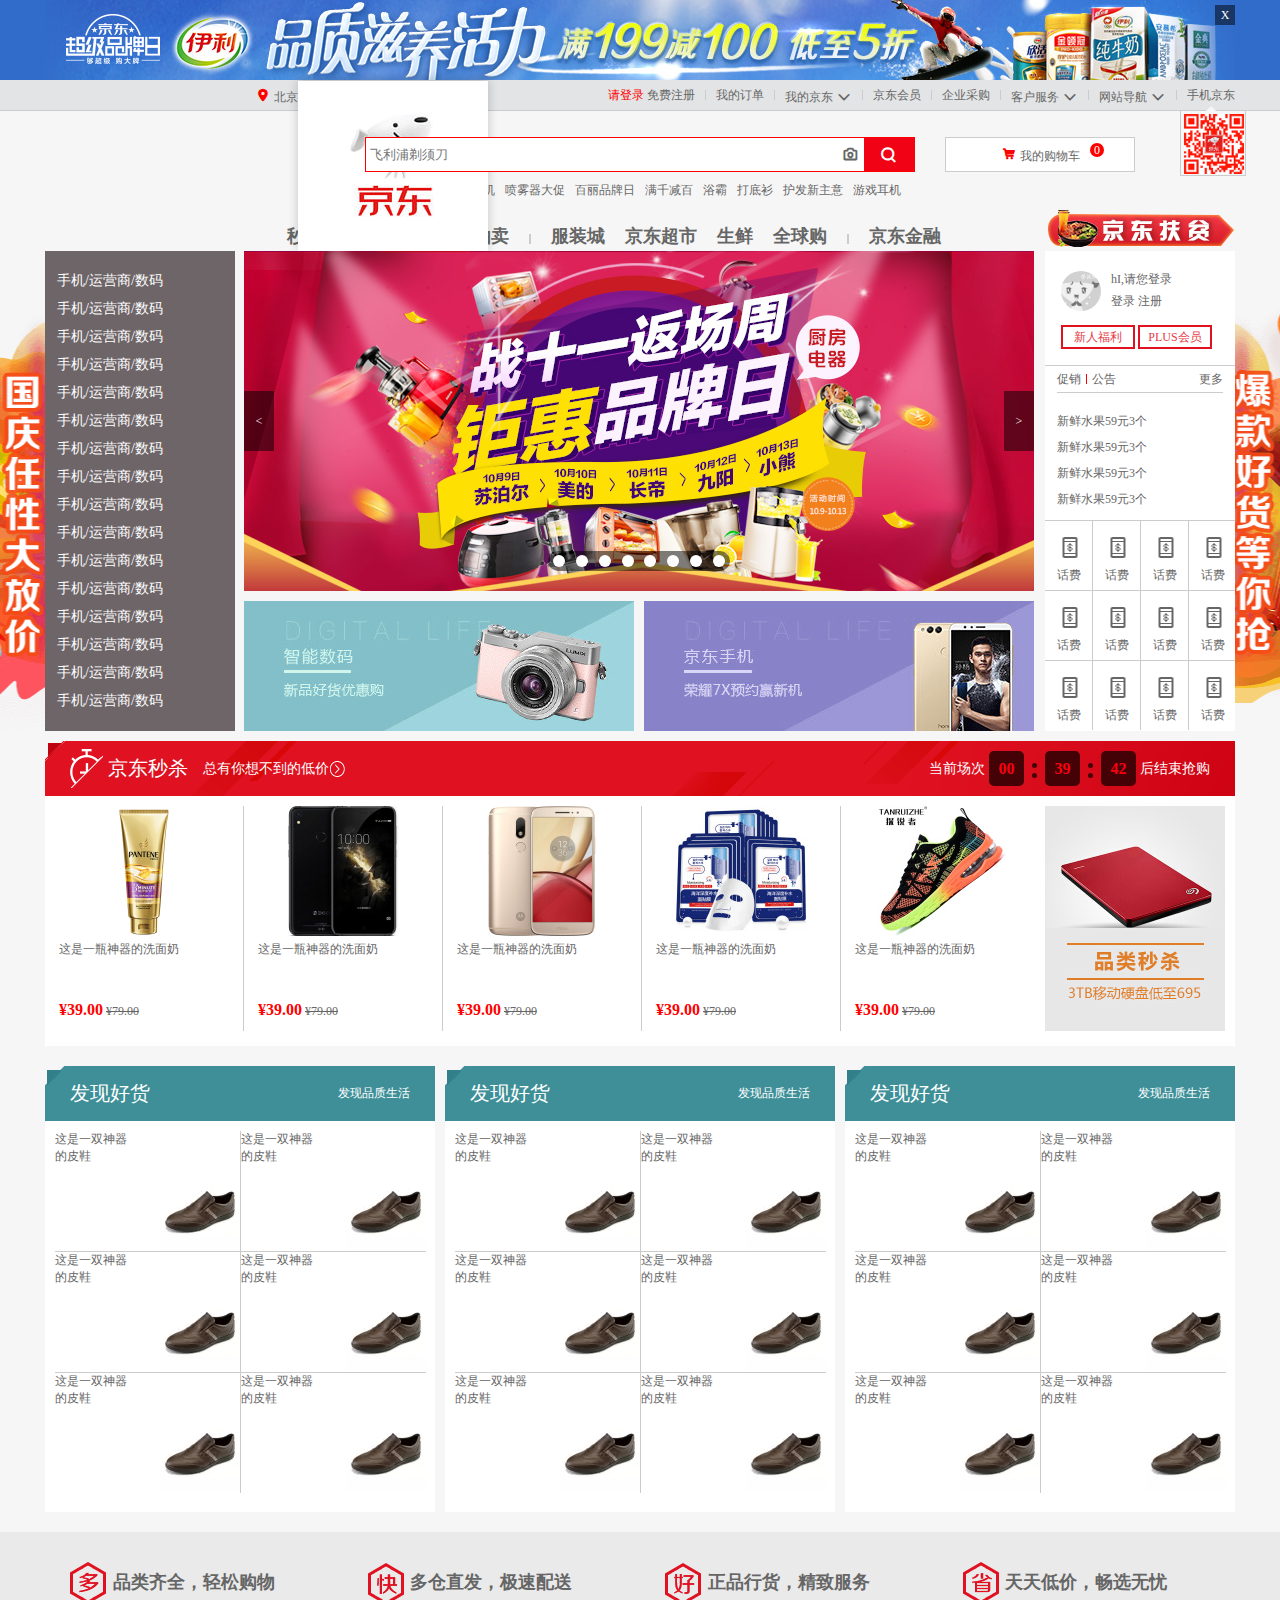
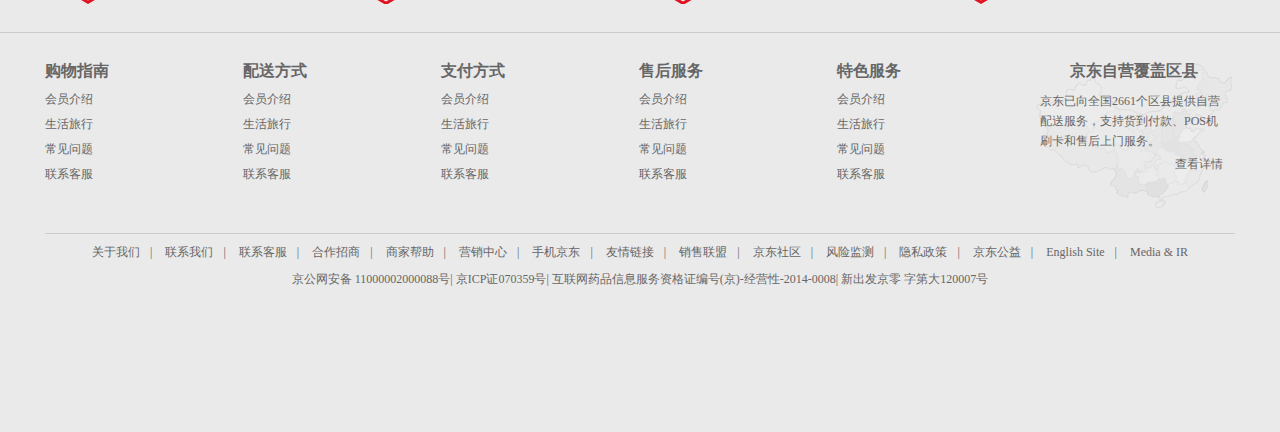
<file: index.html>
<!DOCTYPE html>
<html lang="en">
<head>
	<meta charset="UTF-8">
	<title>京东(JD.COM)-正品低价、品质保障、配送及时、轻松购物！</title>
	<meta name="keywords" content="京东登录">
	<meta name="description" content="京东在线购物网站">
	<link rel="icon" href="favicon.ico">
	<link rel="stylesheet" href="./css/base.css">
	<link rel="stylesheet" href="./css/header.css">
	<link rel="stylesheet" href="./css/footer.css">
	<link rel="stylesheet" href="./css/index.css">

	<!-- 引用iconfont样式 -->
	<link rel="stylesheet" href="./css/iconfont/iconfont.css">
</head>
<body>
	  <!-- 头部开始 -->
	  <div class="header">
	  	  <div class="w">
	  	  	  <a href="#">
	  	  	  	 <img src="img/index_bg.jpg" alt="">
	  	  	  </a>

	  	  	  <span>X</span>
	  	  </div>
	  </div>

	  <!-- 导航开始 -->
	  <div class="nav">
	  	  <div class="w">
	  	  	
	  	  	   <div class="l_nav">
	  	  	   	   <b class="iconfont">&#xe6ec;</b>
	  	  	   	   <a href="#">
	  	  	   	   	   北京
	  	  	   	   </a>
	  	  	   </div>

				<!-- 右侧导航 -->
	  	  	   <div class="r_nav">
	  	  	   	  <ul>
	  	  	   	  	<li>
	  	  	   	  		<a href="#" style="color: red">请登录</a>
	  	  	   	  		<a href="#">免费注册</a>
	  	  	   	  	</li>
	  	  	   	  	<li class="line"></li>
	  	  	   	  	<li>
	  	  	   	  		<a href="#">我的订单</a>
	  	  	   	  	</li>
					<li class="line"></li>
	  	  	   	  	<li>
	  	  	   	  		<a href="#">我的京东</a>
	  	  	   	  		<b class="iconfont">&#xe749;</b>
	  	  	   	  	</li>
	  	  	   	  	<li class="line"></li>
	  	  	   	  	<li>
	  	  	   	  		<a href="#">京东会员</a>
	  	  	   	  	</li>
	  	  	   	  	<li class="line"></li>
	  	  	   	  	<li>
	  	  	   	  		<a href="#">企业采购</a>
	  	  	   	  	</li>
	  	  	   	  	<li class="line"></li>
	  	  	   	  	<li>
	  	  	   	  		<a href="#">客户服务</a>
	  	  	   	  		<b class="iconfont">&#xe749;</b>
	  	  	   	  	</li>
	  	  	   	  	<li class="line"></li>
	  	  	   	  	<li>
	  	  	   	  		<a href="#">网站导航</a>
	  	  	   	  		<b class="iconfont">&#xe749;</b>
	  	  	   	  	</li>
	  	  	   	  	<li class="line"></li>
	  	  	   	  	<li>
	  	  	   	  		<a href="#">手机京东</a>
	  	  	   	  		<span class="phone">
	  	  	   	  			 <s></s>
	  	  	   	  			 <img src="./img/code.png" alt="">
	  	  	   	  		</span>
	  	  	   	  	</li>
	  	  	   	  </ul>
	  	  	   </div>
	  	  </div>
	  </div>

	  <!-- 主体导航 -->
	  <div class="m_nav  w">
	  		<!-- logol开始 -->
	  	    <div class="logo">
	  	    	 <a href="#">京东</a>
	  	    </div>

	  	    <!-- 搜索框 -->
	  	    <div class="search_box">
	  	    	 <input type="text" class="search" placeholder="飞利浦剃须刀" autofocus>
	  	    	 <input type="button" class="btn">

	  	    	 <b class="iconfont camera">&#xe6e7;</b>

	  	    	 <b class="iconfont search_img">&#xe741;</b>
	  	    </div>


	  	    <!-- 购物车 -->
	  	    <div class="cart">
	  	    	 <b class="iconfont">&#xe746;</b>
	  	    	 <a href="#">我的购物车</a>
	  	    	 <span>0</span>
	  	    </div>


	  	    <!-- 热词搜索 -->
	  	    <div class="hot_word">
			   <ul>
				   	<li><a href="#" style="color: red">车品嘉年华</a></li>
				   	<li><a href="#">努比亚手机</a></li>
				   	<li><a href="#">喷雾器大促</a></li>
				   	<li><a href="#">百丽品牌日</a></li>
				   	<li><a href="#">满千减百</a></li>
				   	<li><a href="#">浴霸</a></li>
				   	<li><a href="#">打底衫</a></li>
				   	<li><a href="#">护发新主意</a></li>
				   	<li><a href="#">游戏耳机</a></li>
			   </ul>
	  	    </div>

	  	    <!-- 导航列表 -->
	  	    <div class="nav_item">
	  	    	 <ul>
	  	    	 	 <li>
	  	    	 	 	<a href="#">秒杀</a>
	  	    	 	 </li>
	  	    	 	 <li>
	  	    	 	 	<a href="#">优惠券</a>
	  	    	 	 </li>
	  	    	 	 <li>
	  	    	 	 	<a href="#">闪购</a>
	  	    	 	 </li>
	  	    	 	 <li>
	  	    	 	 	<a href="#">拍卖</a>
	  	    	 	 </li>
	  	    	 </ul>
	  	    	 <div class="line"></div>
	  	    	 <ul>
	  	    	 	 <li>
	  	    	 	 	<a href="#">服装城</a>
	  	    	 	 </li>
	  	    	 	 <li>
	  	    	 	 	<a href="#">京东超市</a>
	  	    	 	 </li>
	  	    	 	 <li>
	  	    	 	 	<a href="#">生鲜</a>
	  	    	 	 </li>
	  	    	 	 <li>
	  	    	 	 	<a href="#">全球购</a>
	  	    	 	 </li>
	  	    	 </ul>
	  	    	 <div class="line"></div>
	  	    	  <ul>
	  	    	 	 <li>
	  	    	 	 	<a href="#">京东金融</a>
	  	    	 	 </li>
	  	    	 </ul>
	  	    </div>

	  	    <!-- 京东扶贫 -->

	  	    <div class="help">
	  	    	 <a href="#">
	  	    	 	 <img src="./img/help.png" alt="">
	  	    	 </a>
	  	    </div>
	  </div>

	
	  

	 <!-- 通栏的背景 -->
	 <div class="main_bg"></div>

	 <!-- 主体部分 -->
	 <div class="main_body w">
	 	
	 	 <!-- 第一部分： banner区域开始 -->
	 	 <div class="banner">

	 	 	  <div class="l_banner">
	 	 	  	  <ul>
	 	 	  	  	  <li>
	 	 	  	  	  	 <a href="#">手机/运营商/数码</a>
	 	 	  	  	  </li>
	 	 	  	  	  <li>
	 	 	  	  	  	 <a href="#">手机/运营商/数码</a>
	 	 	  	  	  </li>
	 	 	  	  	  <li>
	 	 	  	  	  	 <a href="#">手机/运营商/数码</a>
	 	 	  	  	  </li>
	 	 	  	  	  <li>
	 	 	  	  	  	 <a href="#">手机/运营商/数码</a>
	 	 	  	  	  </li>
	 	 	  	  	  <li>
	 	 	  	  	  	 <a href="#">手机/运营商/数码</a>
	 	 	  	  	  </li>
	 	 	  	  	  <li>
	 	 	  	  	  	 <a href="#">手机/运营商/数码</a>
	 	 	  	  	  </li>
	 	 	  	  	  <li>
	 	 	  	  	  	 <a href="#">手机/运营商/数码</a>
	 	 	  	  	  </li>
	 	 	  	  	  <li>
	 	 	  	  	  	 <a href="#">手机/运营商/数码</a>
	 	 	  	  	  </li>
	 	 	  	  	  <li>
	 	 	  	  	  	 <a href="#">手机/运营商/数码</a>
	 	 	  	  	  </li>
	 	 	  	  	  <li>
	 	 	  	  	  	 <a href="#">手机/运营商/数码</a>
	 	 	  	  	  </li>
	 	 	  	  	  <li>
	 	 	  	  	  	 <a href="#">手机/运营商/数码</a>
	 	 	  	  	  </li>
	 	 	  	  	  <li>
	 	 	  	  	  	 <a href="#">手机/运营商/数码</a>
	 	 	  	  	  </li>
	 	 	  	  	  <li>
	 	 	  	  	  	 <a href="#">手机/运营商/数码</a>
	 	 	  	  	  </li>
	 	 	  	  	  <li>
	 	 	  	  	  	 <a href="#">手机/运营商/数码</a>
	 	 	  	  	  </li>
	 	 	  	  	  <li>
	 	 	  	  	  	 <a href="#">手机/运营商/数码</a>
	 	 	  	  	  </li>
	 	 	  	  	  <li>
	 	 	  	  	  	 <a href="#">手机/运营商/数码</a>
	 	 	  	  	  </li>
	 	 	  	  </ul>
	 	 	  </div>

	 	 	  <div class="m_banner">

	 	 	  	  <div class="top_ban">

	 	 	  	  	   <a href="#" id="one">
	 	 	  	  	   	  <img src="img/banner1.jpg" alt="">
	 	 	  	  	   </a>

					    <!-- 左右按钮 -->
					    <div class="pages">
					    	 <a href="#"><</a>
					    	 <a href="#" class="a-right">></a>
					    </div>


					    <!-- 页码 -->
					    <div class="mumbers">
					    	   <ul>
					    		  <li></li>
					    		  <li></li>
					    		  <li></li>
					    		  <li></li>
					    		  <li></li>
					    		  <li></li>
					    		  <li></li>
					    		  <li></li>
					    	   </ul>
					    </div>
	 	 	  	  </div>


			
	 	 	  	  <div class="bot_ban">
	 	 	  	  	  <a href="#">
	 	 	  	  	  	 <img src="img/jd_c02.jpg" alt="">
	 	 	  	  	  </a>
	 	 	  	  	  <a href="#">
	 	 	  	  	  	<img src="img/jd_phone1.jpg" alt="">
	 	 	  	  	  </a>
	 	 	  	  </div>
	 	 	  </div>



	 	 	  <div class="r_banner">
	 	 	  	
				  <!-- 上用户登录信息 -->
				  <div class="top_user">
				  		
				  	  <!-- 用户等录信息 -->
				  	  <div class="login_msg clearfix">

				  	  	   <a href="#" class="no_login">
				  	  	   	  <img src="img/no_login.jpg" alt="">
				  	  	   </a>

				  	  	   <div class="text">
				  	  	   	   <p>hI,请您登录</p>
				  	  	   	   <p>
				  	  	   	   	  <a href="#">登录</a>
				  	  	   	   	  <a href="#">注册</a>
				  	  	   	   </p>
				  	  	   </div>
				  	  </div>



					  <!-- 按钮 -->
				  	  <div class="btns">
				  	  	 <a href="#">新人福利</a>
				  	  	 <a href="#">PLUS会员</a>
				  	  </div>
				  </div>


				  <!-- 中间公告信息 -->
				  <div class="news">
				  		
				  		<div class="title">
				  			<ul>
				  				 <li><a href="#">促销</a></li>
				  				 <li class="line"></li>
				  				 <li><a href="#">公告</a></li>
				  				 <li class="more"><a href="#">更多</a></li>
				  			</ul>
				  		</div>

				  		<div class="content">
				  			 <ul>
				  			 	<li><a href="#">新鲜水果59元3个</a></li>
				  			 	<li><a href="#">新鲜水果59元3个</a></li>
				  			 	<li><a href="#">新鲜水果59元3个</a></li>
				  			 	<li><a href="#">新鲜水果59元3个</a></li>
				  			 </ul>
				  		</div>
				  </div>


				  <!-- 底部服务部分 -->
				  <div class="service">
				  	
				  	   <ul>
				  	   	   <li>
				  	   	   	  <a href="#">
				  	   	   	  	 <b></b>
				  	   	   	  	 话费
				  	   	   	  </a>
				  	   	   </li>
				  	   	   <li>
				  	   	   	<a href="#">
				  	   	   	  	 <b></b>
				  	   	   	  	 话费
				  	   	   	  </a>
				  	   	   </li>
				  	   	   <li>
				  	   	   	<a href="#">
				  	   	   	  	 <b></b>
				  	   	   	  	 话费
				  	   	   	  </a>
				  	   	   </li>
				  	   	   <li><a href="#">
				  	   	   	  	 <b></b>
				  	   	   	  	 话费
				  	   	   	  </a></li>
				  	   	   <li><a href="#">
				  	   	   	  	 <b></b>
				  	   	   	  	 话费
				  	   	   	  </a></li>
				  	   	   <li><a href="#">
				  	   	   	  	 <b></b>
				  	   	   	  	 话费
				  	   	   	  </a></li>
				  	   	   <li><a href="#">
				  	   	   	  	 <b></b>
				  	   	   	  	 话费
				  	   	   	  </a></li>
				  	   	   <li><a href="#">
				  	   	   	  	 <b></b>
				  	   	   	  	 话费
				  	   	   	  </a></li>
				  	   	   <li><a href="#">
				  	   	   	  	 <b></b>
				  	   	   	  	 话费
				  	   	   	  </a></li>
				  	   	   <li><a href="#">
				  	   	   	  	 <b></b>
				  	   	   	  	 话费
				  	   	   	  </a></li>
				  	   	   <li><a href="#">
				  	   	   	  	 <b></b>
				  	   	   	  	 话费
				  	   	   	  </a></li>
				  	   	   <li><a href="#">
				  	   	   	  	 <b></b>
				  	   	   	  	 话费
				  	   	   	  </a></li>
				  	   </ul>
				  </div>

	 	 	  </div>
	 	 </div>


	 	 <!-- 京东秒杀 -->
	 	 <div class="jd_sk">

	 	 	 <!-- 京东秒杀标题 -->
	 	 	 <div class="title">
	 	 	 	 <b></b>
	 	 	 	
	 	 	 	 <div class="l_title">
	 	 	 	 	
	 	 	 	 	 <span class="clock"></span>
	 	 	 	 	 <span class="jd_text">京东秒杀</span>
	 	 	 	 	 <a href="#" class="a_link">
	 	 	 	 	 	总有你想不到的低价
	 	 	 	 	 	<i></i>
	 	 	 	 	 </a>
	 	 	 	 </div>


	 	 	 	 <div class="r_title">
	 	 	 	 	 <span>当前场次</span>
	 	 	 	 	 <ul>
	 	 	 	 	 	<li>00</li>
	 	 	 	 	 	<li class="dot">
	 	 	 	 	 		<s class="dotted"></s>
	 	 	 	 	 		<s class="dotted"></s>
	 	 	 	 	 	</li>
	 	 	 	 	 	<li>39</li>
	 	 	 	 	 	<li class="dot">
	 	 	 	 	 		<s class="dotted"></s>
	 	 	 	 	 		<s class="dotted"></s>
	 	 	 	 	 	</li>
	 	 	 	 	 	<li>42</li>
	 	 	 	 	 </ul>

	 	 	 	 	 <span>后结束抢购</span>
	 	 	 	 </div>
	 	 	 </div>

	 	 	 <div class="lists">
	 	 	 	<ul>
	 	 	 	 	<li>
	 	 	 	 		<a href="#">
	 	 	 	 			<img src="img/sk_01.jpg" alt="">
	 	 	 	 			<p>这是一瓶神器的洗面奶</p>
	 	 	 	 		</a>
	 	 	 	 		<p class="p1">
	 	 	 	 			<span>¥39.00</span> 
	 	 	 	 			<del>¥79.00</del>
	 	 	 	 		</p>
	 	 	 	 	</li>

	 	 	 	 	<li>
	 	 	 	 		<a href="#">
	 	 	 	 			<img src="img/sk_02.jpg" alt="">
	 	 	 	 			<p>这是一瓶神器的洗面奶</p>
	 	 	 	 		</a>
	 	 	 	 		<p class="p1">
	 	 	 	 			<span>¥39.00</span> 
	 	 	 	 			<del>¥79.00</del>
	 	 	 	 		</p>
	 	 	 	 	</li>
					
					<li>
	 	 	 	 		<a href="#">
	 	 	 	 			<img src="img/sk_03.jpg" alt="">
	 	 	 	 			<p>这是一瓶神器的洗面奶</p>
	 	 	 	 		</a>
	 	 	 	 		<p class="p1">
	 	 	 	 			<span>¥39.00</span> 
	 	 	 	 			<del>¥79.00</del>
	 	 	 	 		</p>
	 	 	 	 	</li>
					
					<li>
	 	 	 	 		<a href="#">
	 	 	 	 			<img src="img/sk_04.jpg" alt="">
	 	 	 	 			<p>这是一瓶神器的洗面奶</p>
	 	 	 	 		</a>
	 	 	 	 		<p class="p1">
	 	 	 	 			<span>¥39.00</span> 
	 	 	 	 			<del>¥79.00</del>
	 	 	 	 		</p>
	 	 	 	 	</li>


					<li>
	 	 	 	 		<a href="#">
	 	 	 	 			<img src="img/sk_05.jpg" alt="">
	 	 	 	 			<p>这是一瓶神器的洗面奶</p>
	 	 	 	 		</a>
	 	 	 	 		<p class="p1">
	 	 	 	 			<span>¥39.00</span> 
	 	 	 	 			<del>¥79.00</del>
	 	 	 	 		</p>
	 	 	 	 	</li>
	 	 	 	</ul>


	 	 	 	<div class="other">
	 	 	 		 <a href="#">
	 	 	 		 	<img src="img/sk_06.jpg" alt="">
	 	 	 		 </a>
	 	 	 	</div>
	 	 	 </div>
	 	 </div>

	 	 <!-- 发现好货 -->
	 	 <div class="good">

	 	 	<div class="l_good pub">

	 	 	 	<div class="p_title">
					<!-- 三角 -->
					<span></span>

	 	 	 	 	<h4>发现好货</h4>
	 	 	 	 	<a href="#">
	 	 	 	 		发现品质生活
	 	 	 	 		<b></b>
	 	 	 	 	</a>
	 	 	 	</div>

	 	 	 	<div class="content">
	 	 	 		<ul>
	 	 	 			<li>
	 	 	 				<a href="#">
	 	 	 					<p>这是一双神器的皮鞋</p>
	 	 	 					<img src="./img/gd_01.jpg" alt="">
	 	 	 				</a>
	 	 	 			</li>
	 	 	 			<li>
	 	 	 				<a href="#">
	 	 	 					<p>这是一双神器的皮鞋</p>
	 	 	 					<img src="./img/gd_01.jpg" alt="">
	 	 	 				</a>
	 	 	 			</li>
	 	 	 			<li>
	 	 	 				<a href="#">
	 	 	 					<p>这是一双神器的皮鞋</p>
	 	 	 					<img src="./img/gd_01.jpg" alt="">
	 	 	 				</a>
	 	 	 			</li>
	 	 	 			<li>
	 	 	 				<a href="#">
	 	 	 					<p>这是一双神器的皮鞋</p>
	 	 	 					<img src="./img/gd_01.jpg" alt="">
	 	 	 				</a>
	 	 	 			</li>
	 	 	 			<li>
	 	 	 				<a href="#">
	 	 	 					<p>这是一双神器的皮鞋</p>
	 	 	 					<img src="./img/gd_01.jpg" alt="">
	 	 	 				</a>
	 	 	 			</li>
	 	 	 			<li>
	 	 	 				<a href="#">
	 	 	 					<p>这是一双神器的皮鞋</p>
	 	 	 					<img src="./img/gd_01.jpg" alt="">
	 	 	 				</a>
	 	 	 			</li>
	 	 	 		</ul>
	 	 	 	</div>
	 	 	</div>
	 	 	
	 	 	<div class="l_good pub">

	 	 	 	<div class="p_title">
					<!-- 三角 -->
					<span></span>

	 	 	 	 	<h4>发现好货</h4>
	 	 	 	 	<a href="#">
	 	 	 	 		发现品质生活
	 	 	 	 		<b></b>
	 	 	 	 	</a>
	 	 	 	</div>

	 	 	 	<div class="content">
	 	 	 		<ul>
	 	 	 			<li>
	 	 	 				<a href="#">
	 	 	 					<p>这是一双神器的皮鞋</p>
	 	 	 					<img src="./img/gd_01.jpg" alt="">
	 	 	 				</a>
	 	 	 			</li>
	 	 	 			<li>
	 	 	 				<a href="#">
	 	 	 					<p>这是一双神器的皮鞋</p>
	 	 	 					<img src="./img/gd_01.jpg" alt="">
	 	 	 				</a>
	 	 	 			</li>
	 	 	 			<li>
	 	 	 				<a href="#">
	 	 	 					<p>这是一双神器的皮鞋</p>
	 	 	 					<img src="./img/gd_01.jpg" alt="">
	 	 	 				</a>
	 	 	 			</li>
	 	 	 			<li>
	 	 	 				<a href="#">
	 	 	 					<p>这是一双神器的皮鞋</p>
	 	 	 					<img src="./img/gd_01.jpg" alt="">
	 	 	 				</a>
	 	 	 			</li>
	 	 	 			<li>
	 	 	 				<a href="#">
	 	 	 					<p>这是一双神器的皮鞋</p>
	 	 	 					<img src="./img/gd_01.jpg" alt="">
	 	 	 				</a>
	 	 	 			</li>
	 	 	 			<li>
	 	 	 				<a href="#">
	 	 	 					<p>这是一双神器的皮鞋</p>
	 	 	 					<img src="./img/gd_01.jpg" alt="">
	 	 	 				</a>
	 	 	 			</li>
	 	 	 		</ul>
	 	 	 	</div>
	 	 	</div>

	 	 	<div class="l_good pub r_good">

	 	 	 	<div class="p_title">
					<!-- 三角 -->
					<span></span>

	 	 	 	 	<h4>发现好货</h4>
	 	 	 	 	<a href="#">
	 	 	 	 		发现品质生活
	 	 	 	 		<b></b>
	 	 	 	 	</a>
	 	 	 	</div>

	 	 	 	<div class="content">
	 	 	 		<ul>
	 	 	 			<li>
	 	 	 				<a href="#">
	 	 	 					<p>这是一双神器的皮鞋</p>
	 	 	 					<img src="./img/gd_01.jpg" alt="">
	 	 	 				</a>
	 	 	 			</li>
	 	 	 			<li>
	 	 	 				<a href="#">
	 	 	 					<p>这是一双神器的皮鞋</p>
	 	 	 					<img src="./img/gd_01.jpg" alt="">
	 	 	 				</a>
	 	 	 			</li>
	 	 	 			<li>
	 	 	 				<a href="#">
	 	 	 					<p>这是一双神器的皮鞋</p>
	 	 	 					<img src="./img/gd_01.jpg" alt="">
	 	 	 				</a>
	 	 	 			</li>
	 	 	 			<li>
	 	 	 				<a href="#">
	 	 	 					<p>这是一双神器的皮鞋</p>
	 	 	 					<img src="./img/gd_01.jpg" alt="">
	 	 	 				</a>
	 	 	 			</li>
	 	 	 			<li>
	 	 	 				<a href="#">
	 	 	 					<p>这是一双神器的皮鞋</p>
	 	 	 					<img src="./img/gd_01.jpg" alt="">
	 	 	 				</a>
	 	 	 			</li>
	 	 	 			<li>
	 	 	 				<a href="#">
	 	 	 					<p>这是一双神器的皮鞋</p>
	 	 	 					<img src="./img/gd_01.jpg" alt="">
	 	 	 				</a>
	 	 	 			</li>
	 	 	 		</ul>
	 	 	 	</div>
	 	 	</div>
	 	 </div>

		 
	 </div>

	


	

	  <div class="footer">
	  	
	  	    <div class="top_footer">
	  	    	  <div class="w">
	  	    	  	   <ul>
	  	    	  	   	  <li>
	  	    	  	   	  	 <b>多</b>
	  	    	  	   	  	 <span>品类齐全，轻松购物</span>
	  	    	  	   	  </li>
	  	    	  	   	  <li>
	  	    	  	   	  	 <b class="fs">快</b>
	  	    	  	   	  	 <span>多仓直发，极速配送</span>
	  	    	  	   	  </li>
	  	    	  	   	  <li>
	  	    	  	   	  	 <b class="gd">好</b>
	  	    	  	   	  	 <span>正品行货，精致服务</span>
	  	    	  	   	  </li>
	  	    	  	   	  <li>
	  	    	  	   	  	<b class="sv">省</b>
	  	    	  	   	  	<span>天天低价，畅选无忧</span>
	  	    	  	   	  </li>
	  	    	  	   </ul>
	  	    	  </div>
	  	    </div>


	  	    <div class="middle_footer  w">
	  	    	
	  	    	 <dl>
	  	    	 	 <dt>购物指南</dt>
	  	    	 	 <dd>会员介绍</dd>
	  	    	 	 <dd>生活旅行</dd>
	  	    	 	 <dd>常见问题</dd>
	  	    	 	 <dd>联系客服</dd>
	  	    	 </dl>
	  	    	 <dl>
	  	    	 	 <dt>配送方式</dt>
	  	    	 	 <dd>会员介绍</dd>
	  	    	 	 <dd>生活旅行</dd>
	  	    	 	 <dd>常见问题</dd>
	  	    	 	 <dd>联系客服</dd>
	  	    	 </dl>
	  	    	 <dl>
	  	    	 	 <dt>支付方式</dt>
	  	    	 	 <dd>会员介绍</dd>
	  	    	 	 <dd>生活旅行</dd>
	  	    	 	 <dd>常见问题</dd>
	  	    	 	 <dd>联系客服</dd>
	  	    	 </dl>
	  	    	 <dl>
	  	    	 	 <dt>售后服务</dt>
	  	    	 	 <dd>会员介绍</dd>
	  	    	 	 <dd>生活旅行</dd>
	  	    	 	 <dd>常见问题</dd>
	  	    	 	 <dd>联系客服</dd>
	  	    	 </dl>
	  	    	 <dl>
	  	    	 	 <dt>特色服务</dt>
	  	    	 	 <dd>会员介绍</dd>
	  	    	 	 <dd>生活旅行</dd>
	  	    	 	 <dd>常见问题</dd>
	  	    	 	 <dd>联系客服</dd>
	  	    	 </dl>
	  	    	 <dl class="last-dl">
	  	    	 	 <dt>京东自营覆盖区县</dt>
	  	    	 	 <dd>
	  	    	 	 	<p>京东已向全国2661个区县提供自营配送服务，支持货到付款、POS机刷卡和售后上门服务。</p>
	  	    	 	 	<a href="#">查看详情</a>
	  	    	 	 </dd>
	  	    	 </dl>
	  	    </div>


	  	    <div class="bot_footer">
	  	    	
	  	    	<p>
	  	    		<a href="#">关于我们</a><span>|</span>
	  	    		<a href="#">联系我们</a><span>|</span>
	  	    		<a href="#">联系客服</a><span>|</span>
	  	    		<a href="#">合作招商</a><span>|</span>
	  	    		<a href="#">商家帮助</a><span>|</span>
	  	    		<a href="#">营销中心</a><span>|</span>
	  	    		<a href="#">手机京东</a><span>|</span>
	  	    		<a href="#">友情链接</a><span>|</span>
	  	    		<a href="#">销售联盟</a><span>|</span>
	  	    		<a href="#">京东社区</a><span>|</span>
	  	    		<a href="#">风险监测</a><span>|</span>
	  	    		<a href="#">隐私政策</a><span>|</span>
	  	    		<a href="#">京东公益</a><span>|</span>
	  	    		<a href="#">English Site</a><span>|</span>
	  	    		<a href="#">Media & IR</a>
	  	    	</p>
	  	    	<p class="p2">
	  	    		<a href="">京公网安备 11000002000088号</a>|
	  	    		<a href="">京ICP证070359号</a>|
	  	    		<a href="">互联网药品信息服务资格证编号(京)-经营性-2014-0008</a>|
	  	    		<a href="">新出发京零 字第大120007号</a>
	  	    	</p>

	  	    </div>
	  </div>
</body>
</html>
</file>
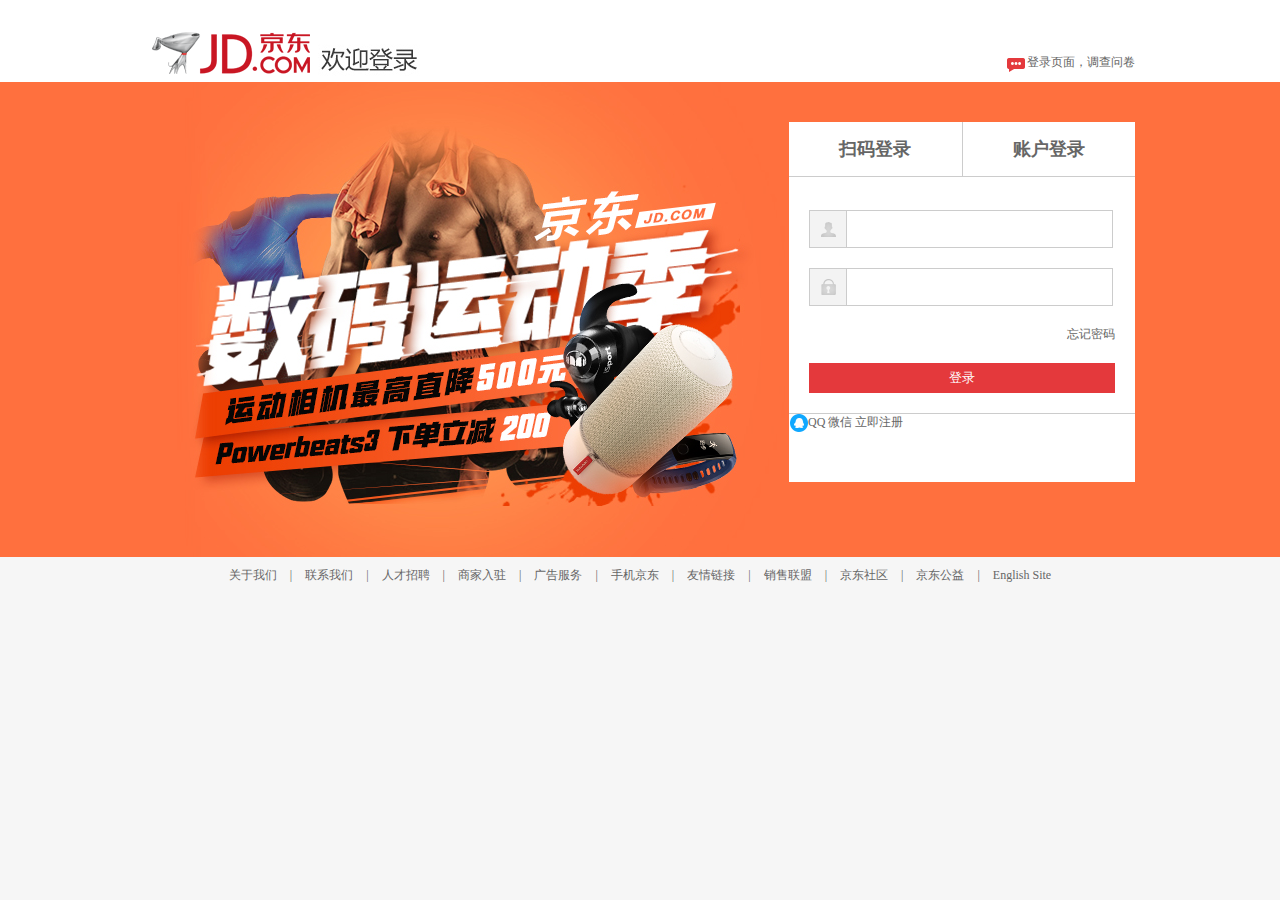
<file: login.html>
<!DOCTYPE html>
<html lang="en">
<head>
	<meta charset="UTF-8">
	<title>京东-欢迎登录</title>
	<meta name="keywords" content="京东登录">
	<meta name="description" content="京东在线购物网站">
	<link rel="icon" href="favicon.ico">
	<link rel="stylesheet" href="./css/base.css">
	<link rel="stylesheet" href="./css/login.css">
</head>
<body>
	 <!-- 头部 -->
	 <div class="header">
	 	  <div class="login_w  clearfix">

	 	  	   <div class="l_login">
	 	  	   	   <a href="#">京东首页</a>
	 	  	   	   <b></b>
	 	  	   </div>


	 	  	   <div class="r_text">
	 	  	   	  <a href="#">登录页面，调查问卷</a>
	 	  	   </div>
	 	  </div>
	 </div>

	 <!-- 主体开始 -->
	 <div class="main_body">
	 	  <div class="login_w">
	 	  	   
	 	  	   <div class="form">
	 	  	   	   <div class="top">
	 	  	   	   	  <a href="#">扫码登录</a>
	 	  	   	   	  <a href="#">账户登录</a>
	 	  	   	   </div>

	 	  	   	   <div class="middle">
	 	  	   	   	    
					
						<div class="inputs">
							<input type="text" class="public user">
	 	  	   	   	    	<input type="text" class="public pwd">
							<span class="user_img"></span>
	 	  	   	   	    	<span class="pwd_img"></span>

	 	  	   	   	    	<a href="#">忘记密码</a>

	 	  	   	   	    	<input type="button" class="btn" value="登录">
						</div>
	 	  	   	   	   
	 	  	   	   </div>

	 	  	   	   <div class="bottom">
	 	  	   	   	   <a href="#" class="qq">
	 	  	   	   	   	 <b></b>QQ
	 	  	   	   	   </a>
	 	  	   	   	   <a href="#" class="wx">微信</a>
	 	  	   	   	   <a href="#" class="regist">立即注册</a>
	 	  	   	   </div>
	 	  	   </div>
	 	  </div>
	 </div>

	 <div class="footer">
	 	  <p>
	 	  	<a href="#">关于我们 </a>|
	 	  	<a href="#">联系我们 </a>|
	 	  	<a href="#">人才招聘 </a>|
	 	  	<a href="#">商家入驻 </a>|
	 	  	<a href="#">广告服务 </a>|
	 	  	<a href="#">手机京东 </a>|
	 	  	<a href="#">友情链接 </a>|
	 	  	<a href="#">销售联盟 </a>|
	 	  	<a href="#">京东社区 </a>|
	 	  	<a href="#">京东公益 </a>|
	 	  	<a href="#">English Site</a>
	 	  </p>
	 </div>







</body>
</html>
</file>
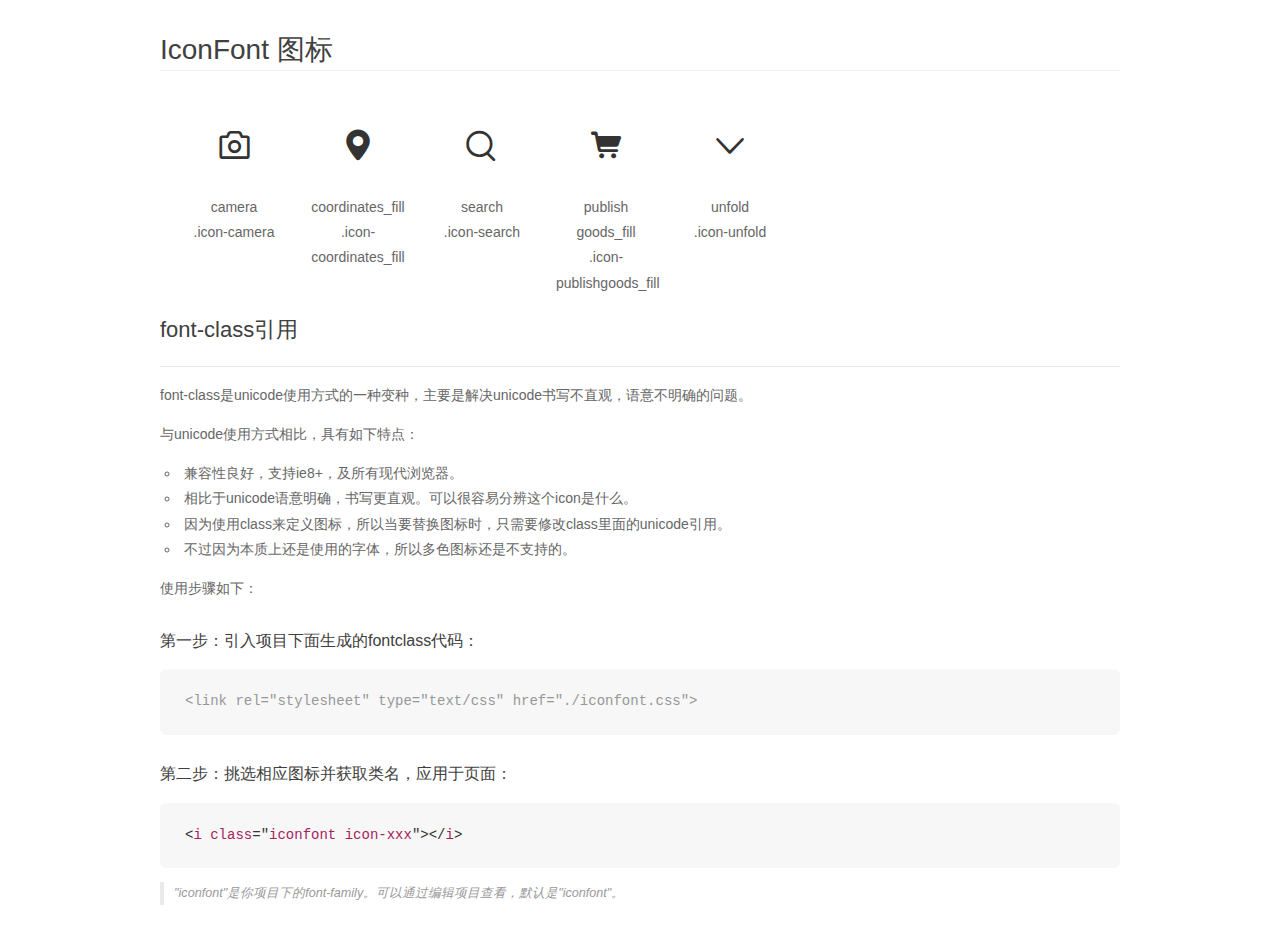
<file: css/iconfont/demo_fontclass.html>
<!DOCTYPE html>
<html>
<head>
    <meta charset="utf-8"/>
    <title>IconFont</title>
    <link rel="stylesheet" href="demo.css">
    <link rel="stylesheet" href="iconfont.css">
</head>
<body>
    <div class="main markdown">
        <h1>IconFont 图标</h1>
        <ul class="icon_lists clear">
            
                <li>
                <i class="icon iconfont icon-camera"></i>
                    <div class="name">camera</div>
                    <div class="fontclass">.icon-camera</div>
                </li>
            
                <li>
                <i class="icon iconfont icon-coordinates_fill"></i>
                    <div class="name">coordinates_fill</div>
                    <div class="fontclass">.icon-coordinates_fill</div>
                </li>
            
                <li>
                <i class="icon iconfont icon-search"></i>
                    <div class="name">search</div>
                    <div class="fontclass">.icon-search</div>
                </li>
            
                <li>
                <i class="icon iconfont icon-publishgoods_fill"></i>
                    <div class="name">publish goods_fill</div>
                    <div class="fontclass">.icon-publishgoods_fill</div>
                </li>
            
                <li>
                <i class="icon iconfont icon-unfold"></i>
                    <div class="name">unfold</div>
                    <div class="fontclass">.icon-unfold</div>
                </li>
            
        </ul>

        <h2 id="font-class-">font-class引用</h2>
        <hr>

        <p>font-class是unicode使用方式的一种变种，主要是解决unicode书写不直观，语意不明确的问题。</p>
        <p>与unicode使用方式相比，具有如下特点：</p>
        <ul>
        <li>兼容性良好，支持ie8+，及所有现代浏览器。</li>
        <li>相比于unicode语意明确，书写更直观。可以很容易分辨这个icon是什么。</li>
        <li>因为使用class来定义图标，所以当要替换图标时，只需要修改class里面的unicode引用。</li>
        <li>不过因为本质上还是使用的字体，所以多色图标还是不支持的。</li>
        </ul>
        <p>使用步骤如下：</p>
        <h3 id="-fontclass-">第一步：引入项目下面生成的fontclass代码：</h3>


        <pre><code class="lang-js hljs javascript"><span class="hljs-comment">&lt;link rel="stylesheet" type="text/css" href="./iconfont.css"&gt;</span></code></pre>
        <h3 id="-">第二步：挑选相应图标并获取类名，应用于页面：</h3>
        <pre><code class="lang-css hljs">&lt;<span class="hljs-selector-tag">i</span> <span class="hljs-selector-tag">class</span>="<span class="hljs-selector-tag">iconfont</span> <span class="hljs-selector-tag">icon-xxx</span>"&gt;&lt;/<span class="hljs-selector-tag">i</span>&gt;</code></pre>
        <blockquote>
        <p>"iconfont"是你项目下的font-family。可以通过编辑项目查看，默认是"iconfont"。</p>
        </blockquote>
    </div>
</body>
</html>
</file>
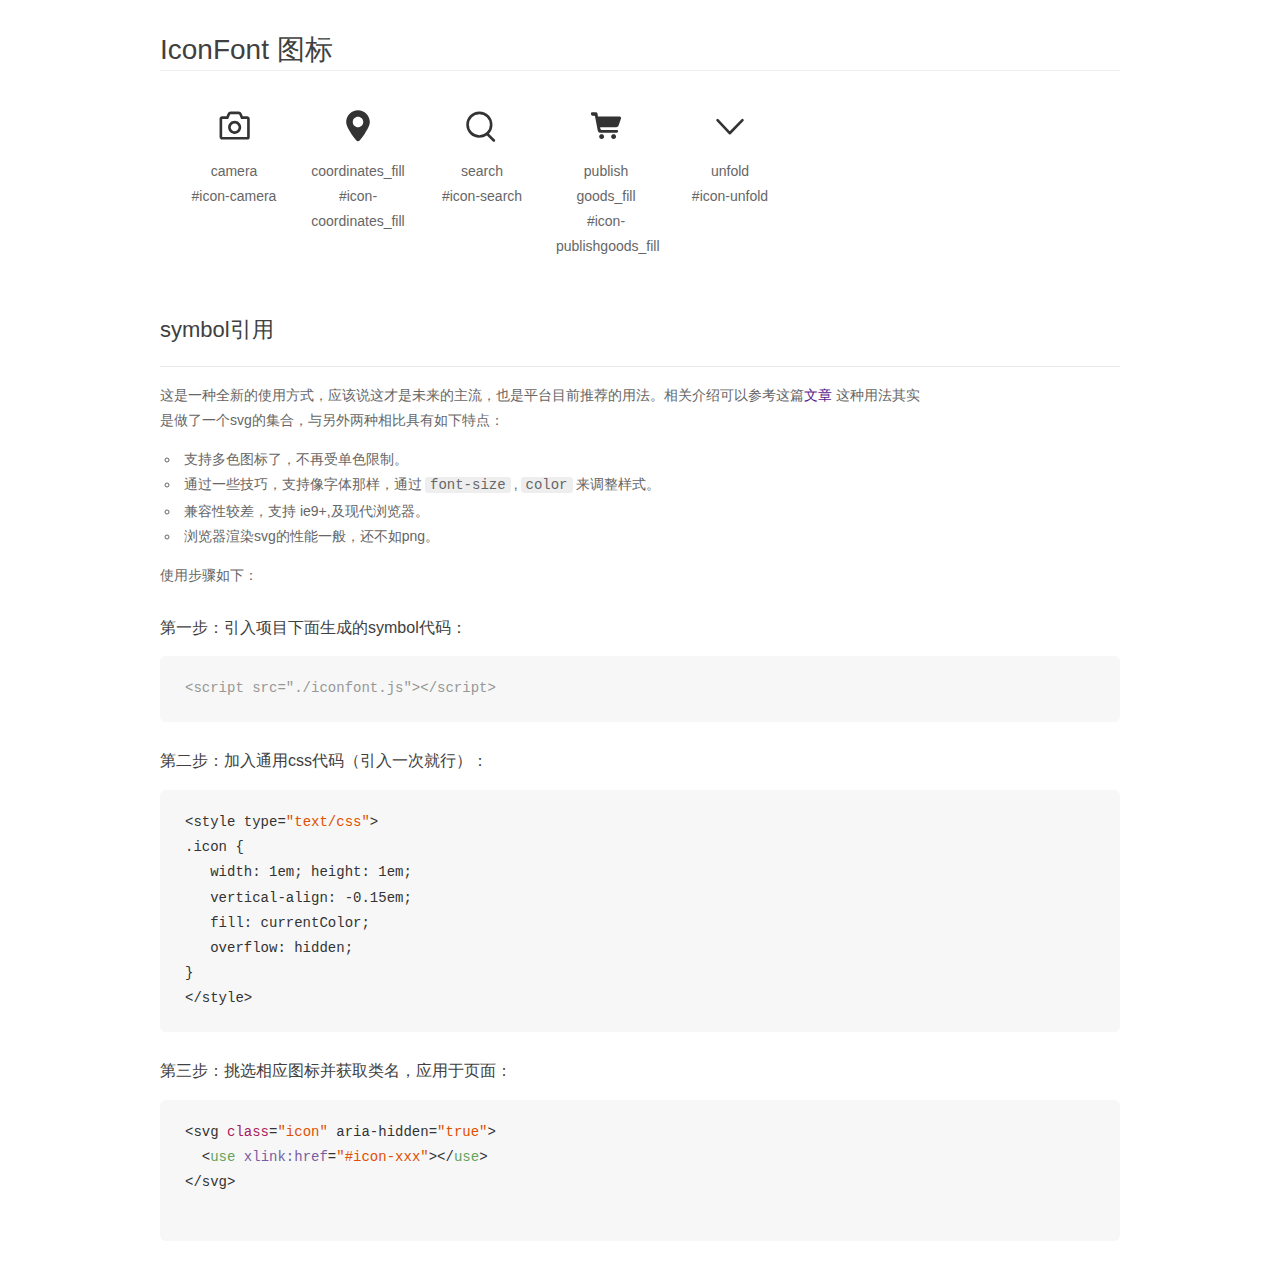
<file: css/iconfont/demo_symbol.html>
<!DOCTYPE html>
<html>
<head>
    <meta charset="utf-8"/>
    <title>IconFont</title>
    <link rel="stylesheet" href="demo.css">
    <script src="iconfont.js"></script>

    <style type="text/css">
        .icon {
          /* 通过设置 font-size 来改变图标大小 */
          width: 1em; height: 1em;
          /* 图标和文字相邻时，垂直对齐 */
          vertical-align: -0.15em;
          /* 通过设置 color 来改变 SVG 的颜色/fill */
          fill: currentColor;
          /* path 和 stroke 溢出 viewBox 部分在 IE 下会显示
             normalize.css 中也包含这行 */
          overflow: hidden;
        }

    </style>
</head>
<body>
    <div class="main markdown">
        <h1>IconFont 图标</h1>
        <ul class="icon_lists clear">
            
                <li>
                    <svg class="icon" aria-hidden="true">
                        <use xlink:href="#icon-camera"></use>
                    </svg>
                    <div class="name">camera</div>
                    <div class="fontclass">#icon-camera</div>
                </li>
            
                <li>
                    <svg class="icon" aria-hidden="true">
                        <use xlink:href="#icon-coordinates_fill"></use>
                    </svg>
                    <div class="name">coordinates_fill</div>
                    <div class="fontclass">#icon-coordinates_fill</div>
                </li>
            
                <li>
                    <svg class="icon" aria-hidden="true">
                        <use xlink:href="#icon-search"></use>
                    </svg>
                    <div class="name">search</div>
                    <div class="fontclass">#icon-search</div>
                </li>
            
                <li>
                    <svg class="icon" aria-hidden="true">
                        <use xlink:href="#icon-publishgoods_fill"></use>
                    </svg>
                    <div class="name">publish goods_fill</div>
                    <div class="fontclass">#icon-publishgoods_fill</div>
                </li>
            
                <li>
                    <svg class="icon" aria-hidden="true">
                        <use xlink:href="#icon-unfold"></use>
                    </svg>
                    <div class="name">unfold</div>
                    <div class="fontclass">#icon-unfold</div>
                </li>
            
        </ul>


        <h2 id="symbol-">symbol引用</h2>
        <hr>

        <p>这是一种全新的使用方式，应该说这才是未来的主流，也是平台目前推荐的用法。相关介绍可以参考这篇<a href="">文章</a>
        这种用法其实是做了一个svg的集合，与另外两种相比具有如下特点：</p>
        <ul>
          <li>支持多色图标了，不再受单色限制。</li>
          <li>通过一些技巧，支持像字体那样，通过<code>font-size</code>,<code>color</code>来调整样式。</li>
          <li>兼容性较差，支持 ie9+,及现代浏览器。</li>
          <li>浏览器渲染svg的性能一般，还不如png。</li>
        </ul>
        <p>使用步骤如下：</p>
        <h3 id="-symbol-">第一步：引入项目下面生成的symbol代码：</h3>
        <pre><code class="lang-js hljs javascript"><span class="hljs-comment">&lt;script src="./iconfont.js"&gt;&lt;/script&gt;</span></code></pre>
        <h3 id="-css-">第二步：加入通用css代码（引入一次就行）：</h3>
        <pre><code class="lang-js hljs javascript">&lt;style type=<span class="hljs-string">"text/css"</span>&gt;
.icon {
   width: <span class="hljs-number">1</span>em; height: <span class="hljs-number">1</span>em;
   vertical-align: <span class="hljs-number">-0.15</span>em;
   fill: currentColor;
   overflow: hidden;
}
&lt;<span class="hljs-regexp">/style&gt;</span></code></pre>
        <h3 id="-">第三步：挑选相应图标并获取类名，应用于页面：</h3>
        <pre><code class="lang-js hljs javascript">&lt;svg <span class="hljs-class"><span class="hljs-keyword">class</span></span>=<span class="hljs-string">"icon"</span> aria-hidden=<span class="hljs-string">"true"</span>&gt;<span class="xml"><span class="hljs-tag">
  &lt;<span class="hljs-name">use</span> <span class="hljs-attr">xlink:href</span>=<span class="hljs-string">"#icon-xxx"</span>&gt;</span><span class="hljs-tag">&lt;/<span class="hljs-name">use</span>&gt;</span>
</span>&lt;<span class="hljs-regexp">/svg&gt;
        </span></code></pre>
    </div>
</body>
</html>
</file>
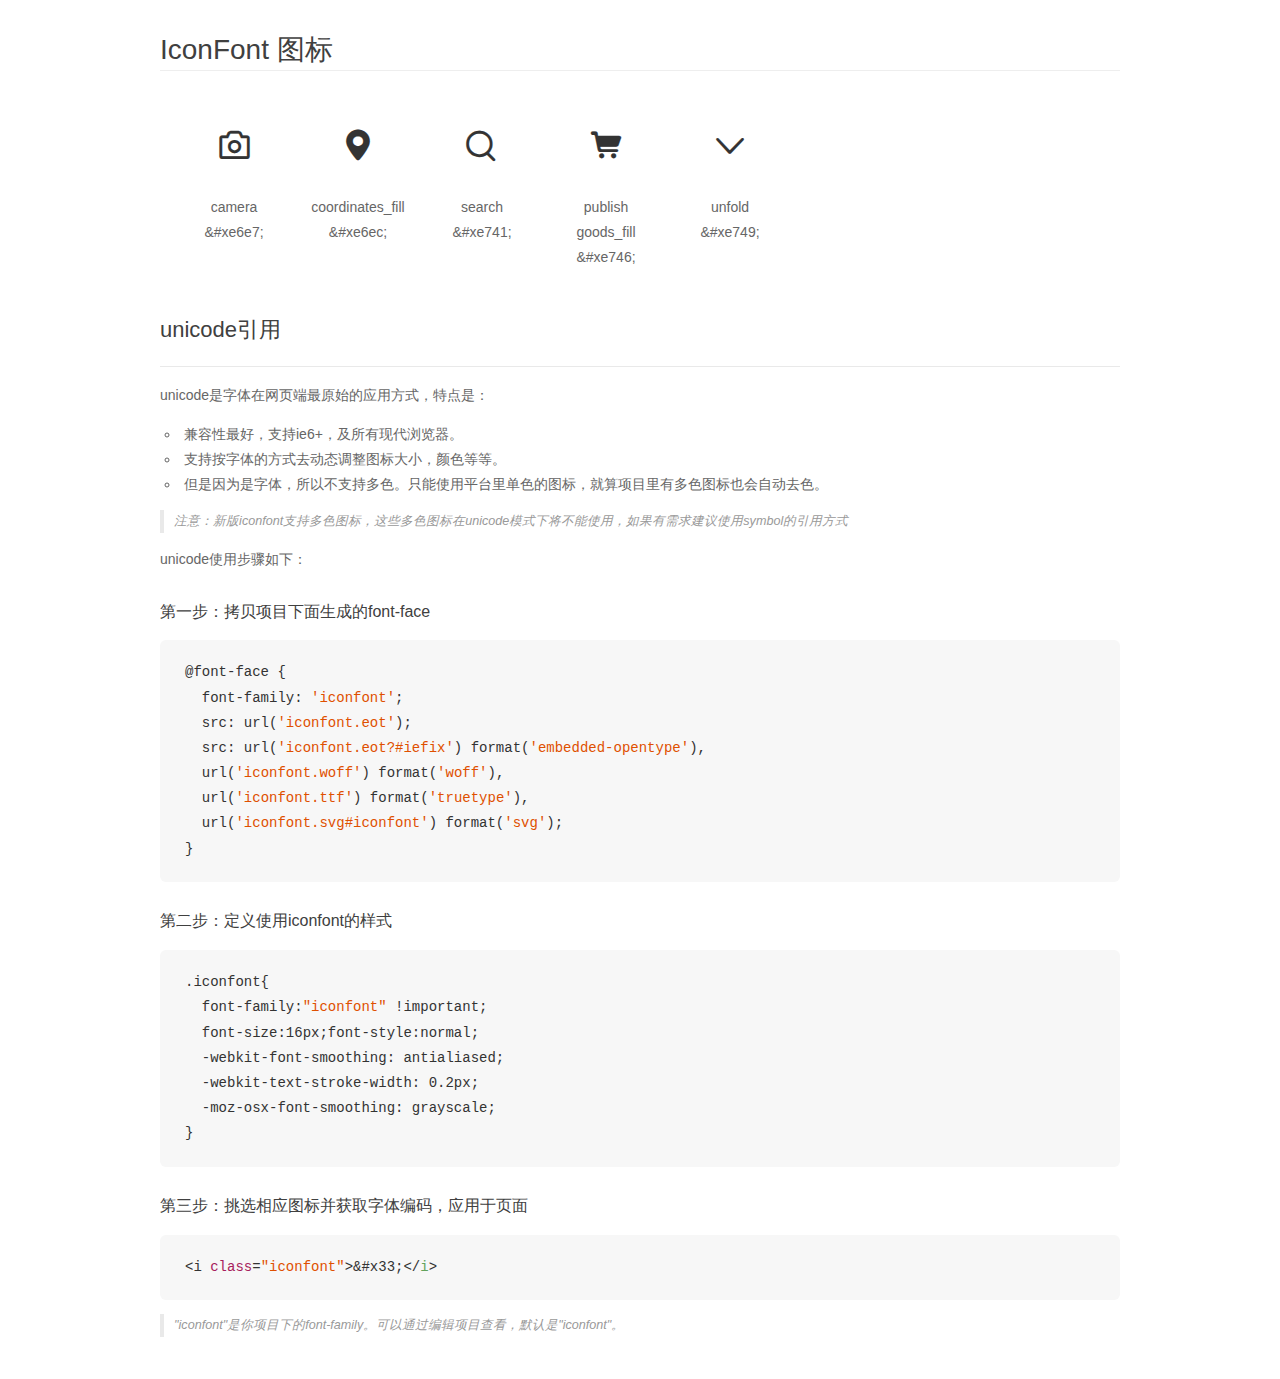
<file: css/iconfont/demo_unicode.html>
<!DOCTYPE html>
<html>
<head>
    <meta charset="utf-8"/>
    <title>IconFont</title>
    <link rel="stylesheet" href="demo.css">

    <style type="text/css">

        @font-face {font-family: "iconfont";
          src: url('iconfont.eot'); /* IE9*/
          src: url('iconfont.eot#iefix') format('embedded-opentype'), /* IE6-IE8 */
          url('iconfont.woff') format('woff'), /* chrome, firefox */
          url('iconfont.ttf') format('truetype'), /* chrome, firefox, opera, Safari, Android, iOS 4.2+*/
          url('iconfont.svg#iconfont') format('svg'); /* iOS 4.1- */
        }

        .iconfont {
          font-family:"iconfont" !important;
          font-size:16px;
          font-style:normal;
          -webkit-font-smoothing: antialiased;
          -webkit-text-stroke-width: 0.2px;
          -moz-osx-font-smoothing: grayscale;
        }

    </style>
</head>
<body>
    <div class="main markdown">
        <h1>IconFont 图标</h1>
        <ul class="icon_lists clear">
            
                <li>
                <i class="icon iconfont">&#xe6e7;</i>
                    <div class="name">camera</div>
                    <div class="code">&amp;#xe6e7;</div>
                </li>
            
                <li>
                <i class="icon iconfont">&#xe6ec;</i>
                    <div class="name">coordinates_fill</div>
                    <div class="code">&amp;#xe6ec;</div>
                </li>
            
                <li>
                <i class="icon iconfont">&#xe741;</i>
                    <div class="name">search</div>
                    <div class="code">&amp;#xe741;</div>
                </li>
            
                <li>
                <i class="icon iconfont">&#xe746;</i>
                    <div class="name">publish goods_fill</div>
                    <div class="code">&amp;#xe746;</div>
                </li>
            
                <li>
                <i class="icon iconfont">&#xe749;</i>
                    <div class="name">unfold</div>
                    <div class="code">&amp;#xe749;</div>
                </li>
            
        </ul>
        <h2 id="unicode-">unicode引用</h2>
        <hr>

        <p>unicode是字体在网页端最原始的应用方式，特点是：</p>
        <ul>
        <li>兼容性最好，支持ie6+，及所有现代浏览器。</li>
        <li>支持按字体的方式去动态调整图标大小，颜色等等。</li>
        <li>但是因为是字体，所以不支持多色。只能使用平台里单色的图标，就算项目里有多色图标也会自动去色。</li>
        </ul>
        <blockquote>
        <p>注意：新版iconfont支持多色图标，这些多色图标在unicode模式下将不能使用，如果有需求建议使用symbol的引用方式</p>
        </blockquote>
        <p>unicode使用步骤如下：</p>
        <h3 id="-font-face">第一步：拷贝项目下面生成的font-face</h3>
        <pre><code class="lang-js hljs javascript">@font-face {
  font-family: <span class="hljs-string">'iconfont'</span>;
  src: url(<span class="hljs-string">'iconfont.eot'</span>);
  src: url(<span class="hljs-string">'iconfont.eot?#iefix'</span>) format(<span class="hljs-string">'embedded-opentype'</span>),
  url(<span class="hljs-string">'iconfont.woff'</span>) format(<span class="hljs-string">'woff'</span>),
  url(<span class="hljs-string">'iconfont.ttf'</span>) format(<span class="hljs-string">'truetype'</span>),
  url(<span class="hljs-string">'iconfont.svg#iconfont'</span>) format(<span class="hljs-string">'svg'</span>);
}
</code></pre>
        <h3 id="-iconfont-">第二步：定义使用iconfont的样式</h3>
        <pre><code class="lang-js hljs javascript">.iconfont{
  font-family:<span class="hljs-string">"iconfont"</span> !important;
  font-size:<span class="hljs-number">16</span>px;font-style:normal;
  -webkit-font-smoothing: antialiased;
  -webkit-text-stroke-width: <span class="hljs-number">0.2</span>px;
  -moz-osx-font-smoothing: grayscale;
}
</code></pre>
        <h3 id="-">第三步：挑选相应图标并获取字体编码，应用于页面</h3>
        <pre><code class="lang-js hljs javascript">&lt;i <span class="hljs-class"><span class="hljs-keyword">class</span></span>=<span class="hljs-string">"iconfont"</span>&gt;&amp;#x33;<span class="xml"><span class="hljs-tag">&lt;/<span class="hljs-name">i</span>&gt;</span></span></code></pre>

        <blockquote>
        <p>"iconfont"是你项目下的font-family。可以通过编辑项目查看，默认是"iconfont"。</p>
        </blockquote>
    </div>


</body>
</html>
</file>
<file: css/base.css>
/*
* @Author: dhl
* @Date:   2017-10-12 09:05:30
* @Last Modified by:   dhl
* @Last Modified time: 2017-10-12 11:31:10
*/

body,p,h1,h2,h3,h4,h5,h6,ul,ol,dl,dt,dd,li {
	margin: 0;
	padding: 0;
	font-size: 12px;
	font-family: "微软雅黑";
	color: #666;
	list-style: none;
}
a {
	 text-decoration: none;
	 color: #666;
}
a:hover {
	 color: #e4393c;
}

body,html {
	 background-color: #f6f6f6;
}

img,input {
   border: 0 none;
   outline-style: none;
   padding: 0px;
   margin: 0px;
   vertical-align: middle;
}

.clearfix:after {
    content: "";
    height: 0;
    line-height: 0;
    display: block;
    clear: both;
    visibility: hidden;
}
.clearfix {
	zoom: 1;
}

/*登录的版心*/
.login_w {
	 width: 990px;
	 margin:0 auto;
}
/*首页版心*/
.w {
	 width: 1190px;
	 margin: 0 auto;
}
</file>
<file: css/header.css>
/*
* @Author: dhl
* @Date:   2017-10-12 10:28:24
* @Last Modified by:   dhl
* @Last Modified time: 2017-10-13 10:02:43
*/

/*头部开始*/
.header {
	 height: 80px;
	 background-color: #316cca;
}
.header .w {
	 position: relative;
}
.header span {
	 width: 20px;
	 height: 20px;
	 display: block;
	 background-color: rgba(0,0,0,.5);
	 color: #fff;
	 text-align: center;
	 line-height: 20px;
	 position: absolute;
	 right: 0px;
	 top: 5px;
	 cursor: pointer;
}



.nav {
	 height: 30px;
	 border-bottom: 1px solid #ccc;
	 background-color: #e3e4e5;
}

.l_nav {
	 float: left;
	 line-height: 30px;
	 margin-left: 210px;
}

.l_nav b {
	 color: red;
}

.r_nav {
	 float: right;
	 line-height: 30px;
} 

.r_nav li {
	 float: left;
	 position: relative;
}
.r_nav li b {
	 position: relative;
	 top: 2px;
}

.r_nav .line {
	 width: 1px;
	 height: 10px;
	 background-color: #ccc;
	 margin: 0 10px;
	 margin-top: 10px;
}
.r_nav  .phone {
	 display: block;
	 width: 66px;
	 height: 66px;
	 border: 1px solid #ccc;
	 padding: 3px;
	 box-sizing: border-box;
	 position: absolute;
	 left: -7px;
}

.r_nav  .phone img {
	 width: 60px;
	 height: 60px;
}

.r_nav  .phone s {
	 width: 0px;
	 height: 0px;
	 display: block;
	 border-left: 5px solid transparent;
	 border-right: 5px solid transparent;
	 border-top: 5px solid transparent;
	 border-bottom: 5px solid #f6f6f6;
	 position: absolute;
	 left: 25px;
	 top: -10px;
}



/*主体导航*/
.m_nav {
	 height: 140px;
	 position: relative;
}
.m_nav .logo {
	 float: left;
}

.m_nav .logo a {
	 width: 190px;
	 height: 170px;
	 display: block;
	 background:url("../img/logo.v3.jpg") no-repeat;
	 text-indent: -2000em;
	 box-shadow: 0px -2px 10px rgba(0,0,0,.2);
	 position: absolute;
	 top: -30px;
}


.search_box {
	 float: left;
	 border:1px solid red;
	 margin-left: 320px;
	 margin-top: 25px;
	 position: relative;
}

.search_box .search {
	 width: 498px;
	 height: 33px;
	 padding-left: 4px;
	 box-sizing: border-box;
	 float: left;
}

.search_box .btn {
	 width: 50px;
	 height: 33px;
	 background-color: #f10215;
	 float: left;
}
 

 .search_box .camera {
 	 position: absolute;
 	 right: 55px;
 	 top: 6px;
 	 font-size: 18px;
 }

 .search_box .search_img {
 	 position: absolute;
 	 right: 15px;
 	 top: 5px;
 	 font-size: 20px;
 	 color: #fff;
 }


 .cart {
 	 float: left;
 	 width: 188px;
 	 height: 33px;
 	 border: 1px solid #ccc;
 	 line-height: 33px;
 	 text-align: center;
 	 background-color: #fff;
 	 margin-top: 25px;
 	 margin-left: 30px;
 	 position: relative;
 }

 .cart b {
 	 color: red;
 }

  .cart span {
  	  width: 14px;
  	  height: 14px;
  	  line-height: 14px;
  	  background-color: red;
  	  text-align: center;
  	  color: #fff;
  	  border-radius: 50%;
  	  display: block;
  	  position: absolute;
  	  right: 30px;
  	  top: 5px;
  }


.hot_word {
	 float: left;
	 margin-left: 320px;
	 margin-top: 10px;
}

.hot_word li {
	 float: left;
	 margin-right: 10px;
}


.nav_item {
	 float: left;
	 margin-left: 232px;
	 margin-top: 25px;
}
.nav_item ul {
	 float: left;
}

.nav_item li {
	 float: left;
	 font-size: 18px;
	 font-weight: 700;
}

.nav_item .line {
	 float: left;
	 width: 2px;
	 height: 10px;
	 background-color: #ccc;
	 margin: 0 10px;
	 margin-top: 10px;
}

.nav_item a {
	 padding: 0 10px;
}


.help {
	 float: right;
	 margin-top: 10px;
}
</file>
<file: css/footer.css>
/*
* @Author: dhl
* @Date:   2017-10-12 10:28:32
* @Last Modified by:   dhl
* @Last Modified time: 2017-10-13 09:24:13
*/


.footer {

	background-color: #eaeaea;
}

.top_footer {
	 height: 100px;
	 border-bottom: 1px solid #ccc;
}
.top_footer .w {
	 height: 100px;
}

.top_footer ul {
	 width: 100%;
	 display: flex;
}
.top_footer ul li {
	 flex: 1;
	 line-height: 100px;
	 text-align: center;
	 font-size: 18px;
	 font-weight: 700;
	 position: relative;
}
.top_footer b {
	 width: 36px;
	 height: 42px;
	 line-height: 42px;
	 display: block;
	 background: url("../img/ico_service.png") no-repeat;
	 position: absolute;
	 top: 30px;
	 left: 25px;
	 text-indent: -2000em;
}

.top_footer .fs {
	background-position: 0px -42px;
}
.top_footer .gd {
	background-position: 0px -85px;
}
.top_footer .sv {
	background-position: 0px bottom;
}


.middle_footer {
	 height: 200px;
	 border-bottom: 1px solid #ccc;
}

.middle_footer dl {
	 float: left;
	 width: 198px;
	 margin-top: 28px;
}
.middle_footer dt {
	 height: 30px;
	 font-size: 16px;
	 font-weight: 700;
}
.middle_footer dd {
	 height: 25px;
}


.middle_footer .last-dl {
	 height: 147px;
	 background: url("../img/ico_footer.png") no-repeat;
}

.middle_footer .last-dl dt {
	 text-align: center;
}

.middle_footer .last-dl p {
	 padding: 0 5px;
	 line-height: 20px;
}

.middle_footer .last-dl a {
	 float: right;
	 margin-right: 10px;
	 margin-top: 5px;
}

.bot_footer {
	height: 188px;
	padding-top: 10px;
	text-align: center;
}
.bot_footer span {
	 margin: 0 10px;
}

.p2 {
	 margin-top: 10px;
}
</file>
<file: css/index.css>
/*
* @Author: dhl
* @Date:   2017-10-12 10:28:55
* @Last Modified by:   dhl
* @Last Modified time: 2017-10-13 16:40:59
*/


/* 主体开始 */
.main_bg {
	width: 100%;
    height: 480px;
	background: url("../img/jd_bg.png") no-repeat top center;
	/* 目的： 让该元素脱标不占位置 */
	position: absolute;		
}

/* 网页主体大容器 */
.main_body {
	/* 目的： 提高元素的层级关系 */
	position: relative;
}

.main_body  .banner  {
	 height: 480px;
}

/* 左侧 */
.l_banner {
	 float: left;
	 width: 190px;
	 height: 480px;
	 background-color: #6e6568;
	 padding-top: 16px;
	 box-sizing: border-box;
}
.l_banner li {
	  height: 28px;
	  line-height: 28px;
	  padding-left: 12px;
	  font-size: 14px;
}
.l_banner li:hover {
	background-color: rgba(0,0,0,.5);
}

.l_banner li:hover a {
	 color: red;
}


.l_banner a {
	 color: #fff;
}



/* 中间 */
.m_banner {
	 float: left;
	 width: 790px;
	 height: 480px;
	 margin-left: 9px;
}

.top_ban {
	 width: 100%;
	 height: 340px;
	 position: relative;
}

.top_ban .pages a {
	 width: 30px;
	 height: 60px;
	 text-align: center;
	 line-height: 60px;
	 color: #fff;
	 background-color: rgba(0,0,0,.5);
	 font-family: "宋体";
	 display: block;

	 position: absolute;
	 top: 50%;
	 transform: translateY(-50%);
	 /* transform: translate(0px,-50%); */
	 /* margin-top: -自己高度一半 */
}

.top_ban .pages .a-right {
	 right: 0px;
}



.top_ban .mumbers {
	width: 182px;
	height: 20px;
	position: absolute;
	left: 50%;
	transform: translateX(-50%);
	bottom: 20px;
	border-radius: 10px;
	background-color: rgba(0,0,0,.5);

}

.top_ban .mumbers ul {
	 width: 100%;
	 height: 100%;
	 display: flex;
	 /* 设置主轴的对齐方式 */
	 justify-content: space-around;
	 /* 设置侧轴的对齐方式 */
	 align-items: center;
}
.top_ban .mumbers li {
	 width: 12px;
	 height: 12px;
	 border-radius: 50%;
	 background-color: #fff;
}
.top_ban .mumbers li:hover {
	background-color: red;
}


.bot_ban {
	margin-top: 10px;
}
.bot_ban a:first-child {
	 float:left;
}
.bot_ban a:last-child {
	 float: right;
}


/* 右侧 */
.r_banner {
	 float: right;
	 height: 100%;
	 width: 190px;
	 background-color: #fff;
}

/* 上用户信息 */
.top_user {
	 height: 115px;
	 border-bottom: 1px solid #ccc;
	 padding: 20px 16px 0px 16px;
	 box-sizing: border-box;
}


.top_user .no_login {
	 width: 40px;
	 height: 40px;
	 display: block;
	 border-radius: 50%;
	 float: left;
}
.top_user .no_login  img {
	 width: 100%;
	 height: 100%;
	 border-radius: 50%;
}

.top_user .text {
	 float: left;
	 margin-left: 10px;
}
.top_user .text p {
	 margin-bottom: 5px;
}



.btns a {
	 width: 70px;
	 height: 20px;
	 display: inline-block;
	 border: 2px solid #e01222;
	 color: #e73c47;
	 text-align: center;
	 line-height: 20px;
	 background-color: #fff;
	 margin-top: 10px;
}

.btns a:hover {
	 background-color: #e01222;
	 color: #fff;
}



/* 中间新闻公告 */
.r_banner .news {
	 height: 154px;
	 border-bottom: 1px solid #ccc;
	 padding: 0px 12px;
}


.r_banner .news .title {
	 height: 26px;
	 border-bottom: 1px solid #ccc;
}

.r_banner .news .title li {
	 float: left;
	 line-height: 26px;
}
.r_banner .news .title .more {
	 float: right;
}

.line {
	 width: 1px;
	 height: 10px;
	 background-color: red;
	 margin:0 5px;
	 margin-top: 8px;
}

.r_banner .news .content {
	 padding-top: 20px;
}

.r_banner .news .content li {
	 height: 26px;
}



/* 底部开始 */
.service {
	 height: 209px;
	 overflow: hidden;
}

.service ul {
	 width: 195px;
}

.service li {
	 width: 47px;
	 height: 69px;
	 float: left;
	 border-right: 1px solid #ccc;
	 border-bottom: 1px solid #ccc;
}

.service li  a {
	 width: 100%;
	 height: 100%;
	 display: block;
	 text-align: center;
	 padding-top: 46px;
	 box-sizing: border-box;
	 position: relative;
}

.service li b {
	 width: 23px;
	 height: 23px;
	 display: block;
	 background: url("../img/sprite_fs@1x.png") no-repeat 0px -88px;
	 position: absolute;
	 left: 50%;
	 top: 15px;
	 transform: translateX(-50%);
}




/* 京东秒杀 */
.jd_sk {
	 height: 305px;
	 margin-top: 10px;
	 margin-bottom: 20px;
}

.jd_sk  .title {
	height: 55px;
	padding: 0px 25px;
	background: url("../img/seckill_hd.png") no-repeat;
	position: relative;
	overflow: hidden;
}

.jd_sk .title b {
	 width: 28px;
	 height: 26px;
	 display: block;
	 background: url("../img/sprite_index@1x.png") no-repeat -190px -49px;
	 position: absolute;
	 left: -4px;
	 top: -4px;
}

/* 左侧 */
.l_title {
	 float: left;
}

.l_title .clock {
	 width: 33px;
	 height: 39px;
	 display: block;
	 background: url("../img/sprite_index@1x.png") no-repeat 0px -40px;
	 margin-top: 8px;
	 float: left;
}
.l_title .jd_text {
	 float: left;
	 line-height: 55px;
	 font-size: 20px;
	 color: #fff;
	 margin-left: 5px;
}
.l_title .a_link {
	 float: left;
	 line-height: 55px;
	 margin-left: 15px;
	 color: #fff;
	 font-size: 14px;
	 padding-right: 16px;
	 position: relative;
}

.l_title .a_link i {
	 width: 16px;
	 height: 16px;
	 display: block;
	 background:  url("../img/sprite_index@1x.png") no-repeat -153px -40px;
	 position: absolute;
	 right: 0px;
	 top: 20px;
}





.r_title {
	 float: right;
	 line-height: 55px;
}

.r_title span,
.r_title ul,
.r_title li {
	 float: left;
}


.r_title span {
	  font-size: 14px;
	  color: #fff;
}

.r_title li {
	 width: 35px;
	 height: 35px;
	 background-color: #440106;
	 color: #f90011;
	 border-radius: 5px;
	 line-height: 35px;
	 text-align: center;
	 font-size: 16px;
	 font-weight: 700;
	 
	 margin: 0px 4px;
	 margin-top: 10px;
}

.r_title  .dot {
	  width: 5px;
	  padding-top: 12px;
	  background-color: transparent;
	  box-sizing: border-box;
}

.r_title  .dot .dotted {
	 width: 5px;
	 height: 5px;
	 display: block;
	 border-radius: 50%;
	 background-color:#440106;
	 margin-bottom: 5px;
}



.lists {
	height: 250px;
	background-color: #fff;
}

.lists ul {
	 padding: 10px 0px;
	 float: left;
}

.lists ul li {
	 width: 199px;
	 height: 225px;
	 border-right: 1px solid #ccc;
	 float: left;
	 padding: 0px 14px;
	 box-sizing: border-box;
}

.lists li a {
	 width: 100%;
	 height: 195px;
	 display: block;
	 text-align: center;
}
.lists li a img {
	 transform: translateY(0px);
	 transition: all 0.5s linear;
}
.lists li a:hover img {
	 transform: translateY(-5px);
}

.lists li a p {
	 padding-top: 5px;
	 text-align: left;
}

.lists li .p1 span{
   color: red;
   font-size: 16px;
   font-weight: 700;
}


.lists ul li:last-child {
	 border-right: none;
}

.other {
	float: right;
	margin-top: 10px;
	margin-right: 10px;
}



/* 发现好东西 */
.good {
	height: 446px;
	margin-bottom: 20px;
}

.pub {
	 float: left;
	 width: 390px;
	 height: 100%;
	 margin-right: 10px;
}

/* 标题 */
.p_title {
	height: 55px;
	background-color: #3e8f98;
	padding: 0px 25px;
	line-height: 55px;
	position: relative;
	overflow: hidden;
}

.p_title h4 {
	 float: left;
	 color: #fff;
	 font-size: 20px;
	 font-weight: 400;
}
.p_title a {
	 float: right;
	 color: #fff;
}

.p_title span {
	 width: 0px;
	 height: 0px;
	 display: block;
	 border-left: 20px solid #f6f6f6;
	 border-bottom: 20px solid transparent;
	 position: absolute;
	 left: 0;
	 top:0;
}

.p_title:before {
	 content: "";
	 height: 28px;
	 width: 28px;
	 display: block;
	 background: url("../img/sprite_index@1x.png") no-repeat -190px -94px;
	 position: absolute;
	 left: -5px;
	 top: -5px;
	 z-index: 1;
}

.good .content {
	 height: 391px;
	 background-color: #fff;
	 padding: 10px;
	 box-sizing: border-box;
	 overflow: hidden;
}
.good .content ul {
	 width: 375px;
}
.good .content li {
	width: 185px;
	height: 120px;
	border-bottom: 1px solid #ccc;
	border-right: 1px solid #ccc;
	float: left;
}
.good .content li a {
	 width: 100%;
	 height: 100%;
	 display: block;
	 position: relative;
}
.good .content a p {
	 width: 80px;
}
.good .content a img {
	 position: absolute;
	 right: 0px;
	 bottom: 0px;
	 transition: all 0.5s linear;
}

.good .content a:hover img {
	 right: 10px;
}

/* @keyframes move {
	 from {
		right: 0px;
	 }
	 to {
 		right: 10px;
	 }
} */



.good .content li:nth-child(2n) {
	border-right: none;
}

.good .content li:nth-last-child(-n+2){
	border-bottom: none;
}



.r_good {
	 margin:0px;
}
</file>
<file: css/iconfont/iconfont.css>
@font-face {font-family: "iconfont";
  src: url('iconfont.eot?t=1507766800660'); /* IE9*/
  src: url('iconfont.eot?t=1507766800660#iefix') format('embedded-opentype'), /* IE6-IE8 */
  url('[data-uri]') format('woff'),
  url('iconfont.ttf?t=1507766800660') format('truetype'), /* chrome, firefox, opera, Safari, Android, iOS 4.2+*/
  url('iconfont.svg?t=1507766800660#iconfont') format('svg'); /* iOS 4.1- */
}

.iconfont {
  font-family:"iconfont" !important;
  font-size:16px;
  font-style:normal;
  -webkit-font-smoothing: antialiased;
  -moz-osx-font-smoothing: grayscale;
}

.icon-camera:before { content: "\e6e7"; }

.icon-coordinates_fill:before { content: "\e6ec"; }

.icon-search:before { content: "\e741"; }

.icon-publishgoods_fill:before { content: "\e746"; }

.icon-unfold:before { content: "\e749"; }
</file>
<file: css/login.css>
/*
* @Author: dhl
* @Date:   2017-10-12 09:13:49
* @Last Modified by:   dhl
* @Last Modified time: 2017-10-12 16:34:32
*/


.header {
	background-color: #fff;
}
.login_w {

}

.header .l_login {
	 float: left;
	 padding-top: 22px;
}
.header .l_login a {
	 width: 170px;
	 height: 60px;
	 display: inline-block;
	 background: url("../img/logo-201305-b.png") no-repeat;
	 text-indent: -2000em;
	 vertical-align: bottom;
}

.header .l_login  b {
	 width: 110px;
	 height: 40px;
	 display: inline-block;
	 background: url("../img/l-icon.png") no-repeat;
	 vertical-align: bottom;
}
.header .r_text {
	 float: right;
	 padding-top: 54px;
}

.header .r_text a {
	 position: relative;
}

.header .r_text a:before {
   content: "";
   height: 14px;
   width: 18px;
   display: block;
   background: url("../img/q-icon.png") no-repeat;
   position: absolute;
   left: -20px;
   top: 3px;
}



/*主体*/
.main_body {
	 height: 475px;
	 background-color: #ff703e;
}
.main_body .login_w  {
	   height: 475px;
	   background: url("../img/login_bg.jpg") no-repeat;
}
.form {

	 float: right;
	 width: 346px;
	 height: 360px;
	 background-color: #fff;
	 margin-top: 40px;
}

.form .top {
	 height: 54px;
	 line-height: 54px;
	 border-bottom: 1px solid #ccc;
	 display: flex;
}
.form .top a {
	 flex: 1;
	 text-align: center;
	 border-right: 1px solid #ccc;
	 font-size: 18px;
	 font-weight: 700;
}
.form .top a:last-child {
	 border: none;
}
.form .middle  {
	 padding-top: 33px;
	 padding-left: 20px;
	 padding-right: 20px;
}
.form  .inputs {
	 position: relative;
}
.form .middle .public {
	   width: 304px;
	   height: 38px;
	   border:1px solid #ccc;
	   margin-bottom: 20px;
	   padding-left: 50px;
	   box-sizing: border-box;
}

.form .middle  span {
	 display: block;
	 width: 36px;
	 height: 36px;
	 border-right: 1px solid #ccc;
	 background-color: #f3f3f3;
	 position: absolute;
}
.form .middle  .user_img {
	 top: 1px;
	 left: 1px;
	 background: url("../img/pwd-icons-new.png") no-repeat;
}

.form .middle .pwd_img {
	 top: 59px;
	 left: 1px;
	 background: url("../img/pwd-icons-new.png") no-repeat -48px 0px;
}

.inputs a {
	 float: right;
}

.inputs .btn {
    width: 100%;
    height: 30px;
    background-color: #e4393c;
    color: #fff;
    margin-top: 20px;
}

.bottom {
	margin-top: 20px;
	 border-top: 1px solid #ccc;

}

.bottom a {
	 position: relative;
}

.qq {
	padding-left: 19px;
}

.qq b {
	 width: 19px;
	 height: 18px;
	 display: block;
	 background: url("../img/QQ-weixin.png") no-repeat;
	 position: absolute;

}

.footer {
	 text-align: center;
	 padding-top: 10px;
}
.footer  a {
	 padding: 0 10px;
}
</file>
<file: css/iconfont/demo.css>
*{margin: 0;padding: 0;list-style: none;}
/*
KISSY CSS Reset
理念：1. reset 的目的不是清除浏览器的默认样式，这仅是部分工作。清除和重置是紧密不可分的。
2. reset 的目的不是让默认样式在所有浏览器下一致，而是减少默认样式有可能带来的问题。
3. reset 期望提供一套普适通用的基础样式。但没有银弹，推荐根据具体需求，裁剪和修改后再使用。
特色：1. 适应中文；2. 基于最新主流浏览器。
维护：玉伯<lifesinger@gmail.com>, 正淳<ragecarrier@gmail.com>
 */

/** 清除内外边距 **/
body, h1, h2, h3, h4, h5, h6, hr, p, blockquote, /* structural elements 结构元素 */
dl, dt, dd, ul, ol, li, /* list elements 列表元素 */
pre, /* text formatting elements 文本格式元素 */
form, fieldset, legend, button, input, textarea, /* form elements 表单元素 */
th, td /* table elements 表格元素 */ {
  margin: 0;
  padding: 0;
}

/** 设置默认字体 **/
body,
button, input, select, textarea /* for ie */ {
  font: 12px/1.5 tahoma, arial, \5b8b\4f53, sans-serif;
}
h1, h2, h3, h4, h5, h6 { font-size: 100%; }
address, cite, dfn, em, var { font-style: normal; } /* 将斜体扶正 */
code, kbd, pre, samp { font-family: courier new, courier, monospace; } /* 统一等宽字体 */
small { font-size: 12px; } /* 小于 12px 的中文很难阅读，让 small 正常化 */

/** 重置列表元素 **/
ul, ol { list-style: none; }

/** 重置文本格式元素 **/
a { text-decoration: none; }
a:hover { text-decoration: underline; }


/** 重置表单元素 **/
legend { color: #000; } /* for ie6 */
fieldset, img { border: 0; } /* img 搭车：让链接里的 img 无边框 */
button, input, select, textarea { font-size: 100%; } /* 使得表单元素在 ie 下能继承字体大小 */
/* 注：optgroup 无法扶正 */

/** 重置表格元素 **/
table { border-collapse: collapse; border-spacing: 0; }

/* 清除浮动 */
.ks-clear:after, .clear:after {
  content: '\20';
  display: block;
  height: 0;
  clear: both;
}
.ks-clear, .clear {
  *zoom: 1;
}

.main {
  padding: 30px 100px;
width: 960px;
margin: 0 auto;
}
.main h1{font-size:36px; color:#333; text-align:left;margin-bottom:30px; border-bottom: 1px solid #eee;}

.helps{margin-top:40px;}
.helps pre{
  padding:20px;
  margin:10px 0;
  border:solid 1px #e7e1cd;
  background-color: #fffdef;
  overflow: auto;
}

.icon_lists{
  width: 100% !important;

}

.icon_lists li{
  float:left;
  width: 100px;
  height:180px;
  text-align: center;
  list-style: none !important;
}
.icon_lists .icon{
  font-size: 42px;
  line-height: 100px;
  margin: 10px 0;
  color:#333;
  -webkit-transition: font-size 0.25s ease-out 0s;
  -moz-transition: font-size 0.25s ease-out 0s;
  transition: font-size 0.25s ease-out 0s;

}
.icon_lists .icon:hover{
  font-size: 100px;
}



.markdown {
  color: #666;
  font-size: 14px;
  line-height: 1.8;
}

.highlight {
  line-height: 1.5;
}

.markdown img {
  vertical-align: middle;
  max-width: 100%;
}

.markdown h1 {
  color: #404040;
  font-weight: 500;
  line-height: 40px;
  margin-bottom: 24px;
}

.markdown h2,
.markdown h3,
.markdown h4,
.markdown h5,
.markdown h6 {
  color: #404040;
  margin: 1.6em 0 0.6em 0;
  font-weight: 500;
  clear: both;
}

.markdown h1 {
  font-size: 28px;
}

.markdown h2 {
  font-size: 22px;
}

.markdown h3 {
  font-size: 16px;
}

.markdown h4 {
  font-size: 14px;
}

.markdown h5 {
  font-size: 12px;
}

.markdown h6 {
  font-size: 12px;
}

.markdown hr {
  height: 1px;
  border: 0;
  background: #e9e9e9;
  margin: 16px 0;
  clear: both;
}

.markdown p,
.markdown pre {
  margin: 1em 0;
}

.markdown > p,
.markdown > blockquote,
.markdown > .highlight,
.markdown > ol,
.markdown > ul {
  width: 80%;
}

.markdown ul > li {
  list-style: circle;
}

.markdown > ul li,
.markdown blockquote ul > li {
  margin-left: 20px;
  padding-left: 4px;
}

.markdown > ul li p,
.markdown > ol li p {
  margin: 0.6em 0;
}

.markdown ol > li {
  list-style: decimal;
}

.markdown > ol li,
.markdown blockquote ol > li {
  margin-left: 20px;
  padding-left: 4px;
}

.markdown code {
  margin: 0 3px;
  padding: 0 5px;
  background: #eee;
  border-radius: 3px;
}

.markdown pre {
  border-radius: 6px;
  background: #f7f7f7;
  padding: 20px;
}

.markdown pre code {
  border: none;
  background: #f7f7f7;
  margin: 0;
}

.markdown strong,
.markdown b {
  font-weight: 600;
}

.markdown > table {
  border-collapse: collapse;
  border-spacing: 0px;
  empty-cells: show;
  border: 1px solid #e9e9e9;
  width: 95%;
  margin-bottom: 24px;
}

.markdown > table th {
  white-space: nowrap;
  color: #333;
  font-weight: 600;

}

.markdown > table th,
.markdown > table td {
  border: 1px solid #e9e9e9;
  padding: 8px 16px;
  text-align: left;
}

.markdown > table th {
  background: #F7F7F7;
}

.markdown blockquote {
  font-size: 90%;
  color: #999;
  border-left: 4px solid #e9e9e9;
  padding-left: 0.8em;
  margin: 1em 0;
  font-style: italic;
}

.markdown blockquote p {
  margin: 0;
}

.markdown .anchor {
  opacity: 0;
  transition: opacity 0.3s ease;
  margin-left: 8px;
}

.markdown .waiting {
  color: #ccc;
}

.markdown h1:hover .anchor,
.markdown h2:hover .anchor,
.markdown h3:hover .anchor,
.markdown h4:hover .anchor,
.markdown h5:hover .anchor,
.markdown h6:hover .anchor {
  opacity: 1;
  display: inline-block;
}

.markdown > br,
.markdown > p > br {
  clear: both;
}


.hljs {
  display: block;
  background: white;
  padding: 0.5em;
  color: #333333;
  overflow-x: auto;
}

.hljs-comment,
.hljs-meta {
  color: #969896;
}

.hljs-string,
.hljs-variable,
.hljs-template-variable,
.hljs-strong,
.hljs-emphasis,
.hljs-quote {
  color: #df5000;
}

.hljs-keyword,
.hljs-selector-tag,
.hljs-type {
  color: #a71d5d;
}

.hljs-literal,
.hljs-symbol,
.hljs-bullet,
.hljs-attribute {
  color: #0086b3;
}

.hljs-section,
.hljs-name {
  color: #63a35c;
}

.hljs-tag {
  color: #333333;
}

.hljs-title,
.hljs-attr,
.hljs-selector-id,
.hljs-selector-class,
.hljs-selector-attr,
.hljs-selector-pseudo {
  color: #795da3;
}

.hljs-addition {
  color: #55a532;
  background-color: #eaffea;
}

.hljs-deletion {
  color: #bd2c00;
  background-color: #ffecec;
}

.hljs-link {
  text-decoration: underline;
}

pre{
  background: #fff;
}
</file>
